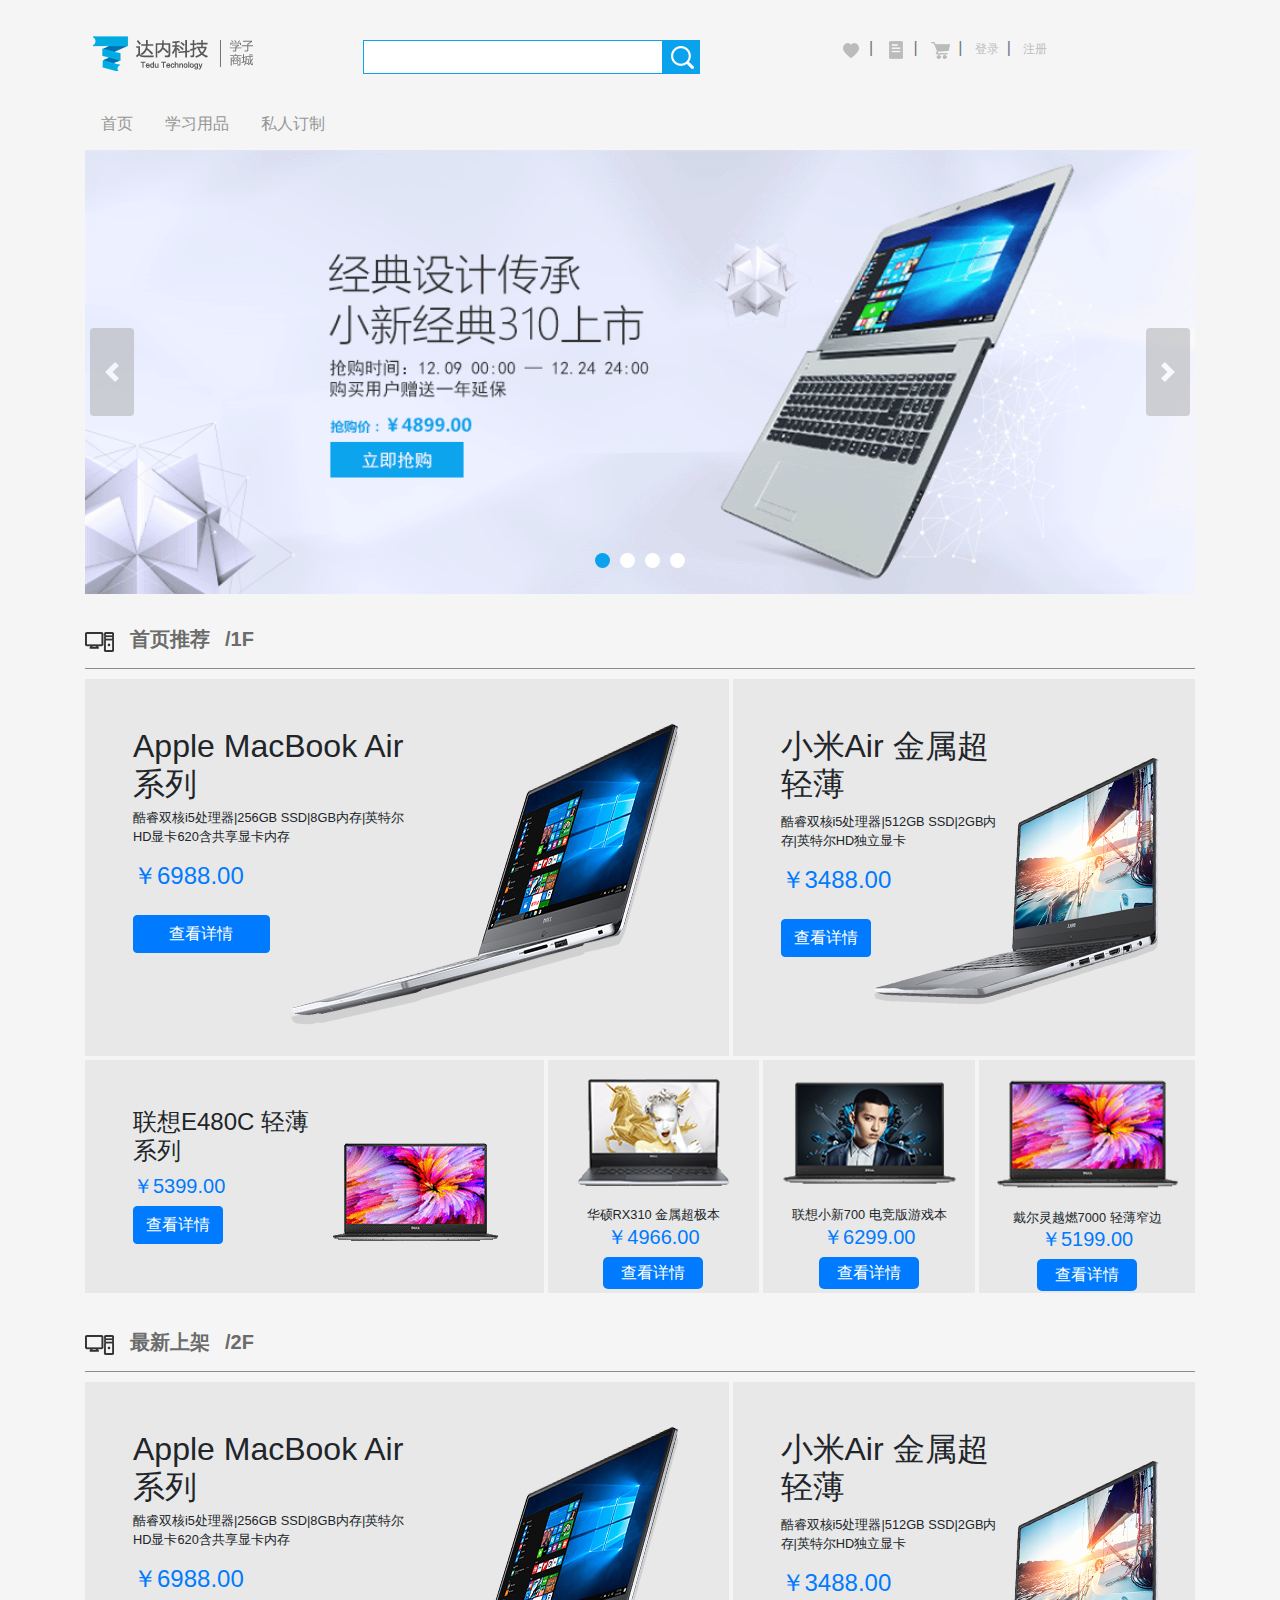
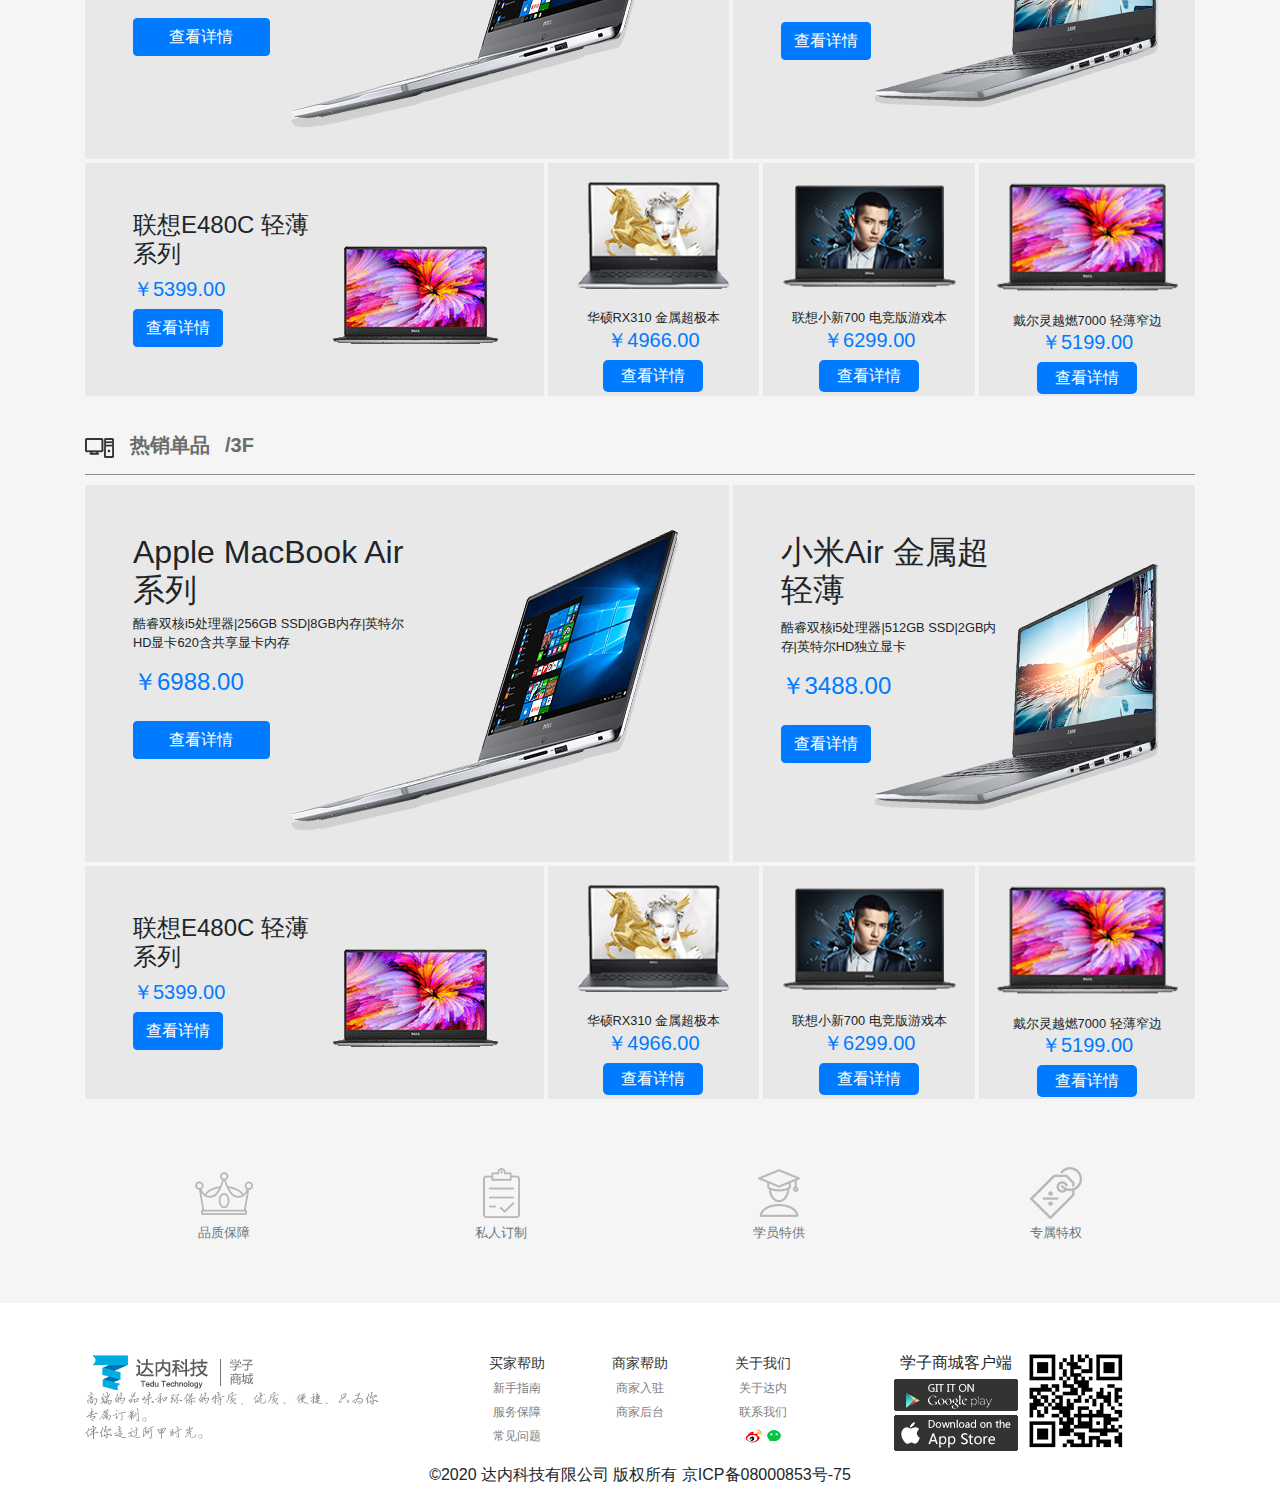
<file: index.html>
<html lang="en">
	<head>
		<meta charset="UTF-8">
		<title>Document</title>
		<meta name="viewport" content="width=device-width,initial-scale=1">
		<link rel="stylesheet" href="css/bootstrap.css">
		<script src="js/jquery.min.js"></script>
		<script src="js/popper.min.js"></script>
		<script src="js/bootstrap.min.js"></script>
		<link rel="stylesheet" type="text/css" href="css/comm.css"/>
		<link rel="stylesheet" type="text/css" href="css/index.css"/>
	</head>
	<body>
		<header>
			<iframe src="header.html" scrolling="no" class="iframe_header"></iframe>
		</header>
		<div class="container">
			<div id="demo" class="carousel" data-ride="carousel">
				<!-- 轮播的图片 -->
				<div class="carousel-inner">
					<div class="carousel-item active">
						<img class="w-100" src="img/index/banner1.png" >
					</div>
					<div class="carousel-item">
						<img class="w-100" src="img/index/banner2.png" >
					</div>
					<div class="carousel-item">
						<img class="w-100" src="img/index/banner3.png" >
					</div>
					<div class="carousel-item">
						<img class="w-100" src="img/index/banner4.png" >
					</div>
				</div>
				<!-- 轮播指示器 -->
				<ul class="carousel-indicators">
					<li data-target="#demo" data-slide-to="0" class="active"></li>
					<li data-target="#demo" data-slide-to="1"></li>
					<li data-target="#demo" data-slide-to="2"></li>
					<li data-target="#demo" data-slide-to="3"></li>
				</ul>
				<!-- 左右箭头 -->
				<a data-slide="next" href="#demo" class="carousel-control-next">
					<span class="carousel-control-next-icon"></span>
				</a>
				<a data-slide="prev" href="#demo" class="carousel-control-prev">
					<span class="carousel-control-prev-icon"></span>
				</a>
			</div>
			<!-- index 1F -->
			<div class="d-flex loucent_text">
				<div class="mt-2 mr-3 mb-3"><img src="img/index/computer_icon.png" ></div>	
				<p>首页推荐</p>
				<p>/1F</p>
			</div>
			<!-- 商品 shangpin-->
			<div class="row no-gutters">
				<div class="col-lg-7 col-sm-12">
					<div class="shangpin_top mr-lg-1 mb-1">
						<div class="shangpin_1 w-50 pt-5 pl-5">
							<!-- 单个商品左侧文字信息 -->
							<p class="h2 mb-1">Apple MacBook Air系列</p>
							<p class="font_small mb-3">酷睿双核i5处理器|256GB SSD|8GB内存|英特尔HD显卡620含共享显卡内存</p>
							<p class="h4 font-weight-normal text-primary mb-4">￥6988.00</p>
							<a class="btn btn-primary w-50" href="#">查看详情</a>
						</div>
						<!-- 单个商品右侧图片 -->
						<div class="shangpin_2">
							<img src="img/index/study_computer_img1.png" >
						</div>
					</div>
				</div>
				<div class="col-lg-5 col-sm-12">
					<div class="shangpin_top mb-1">
						<!-- 单个商品左侧文字信息 -->
						<div class="w-75 pt-5 pl-5">
							<p class="h2 w-75">小米Air 金属超轻薄</p>
							<p class="font_small w-75 mb-3">酷睿双核i5处理器|512GB SSD|2GB内存|英特尔HD独立显卡</p>
							<p class="h4 font-weight-normal text-primary mb-4">￥3488.00</p>
							<a href="" class="btn btn-primary">查看详情</a>
						</div>
						<!-- 单个商品右侧图片 -->
						<div class="shangpin2_2">
							<img src="img/index/study_computer_img2.png" alt="">
						</div>
					</div>
				</div>
				<div class="col-lg-5 col-sm-12">
					<div class="shangpin_bottom mr-lg-1 mb-1">
						
						<!-- 单个商品左侧文字信息 -->
						<div class="w-50 pt-5 pl-5">
							<p class="h4">联想E480C 轻薄系列</p>
							<p class="h5 font-weight-normal text-primary">￥5399.00</p>
							<a class="btn btn-primary" href="">查看详情</a>
						</div>
						<!-- 单个商品右侧图片 -->
						<div class="shangpin3_2">
							<img src="img/index/study_computer_img3.png" alt="">
						</div>
						
					</div>
				</div>
				<div class="col-lg-7 col-sm-12">
					<div class="row no-gutters">
						<div class="col-4">
							<div class="shangpin_bottom mr-1">
								<!-- 单个商品下侧图片 -->
								<div class="text-center shangpin4_img">
									<img src="img/index/study_computer_img4.png">
								</div>
								<!-- 单个商品上侧文字信息 -->
								<div class="text-center">
									<p class="font_small">华硕RX310 金属超极本</p>
									<p class="h5 text-primary">￥4966.00</p>
									<a class="shangpin4_btn" href="">查看详情</a>
								</div>
								
							</div>
						</div>
						<div class="col-4">
							<div class="shangpin_bottom mr-1">
								
								<!-- 单个商品下侧图片 -->
								<div class="text-center shangpin4_img">
									<img src="img/index/study_computer_img5.png">
								</div>
								<!-- 单个商品上侧文字信息 -->
								<div class="text-center">
									<p class="font_small">联想小新700 电竞版游戏本</p>
									<p class="h5 text-primary">￥6299.00</p>
									<a class="shangpin4_btn" href="">查看详情</a>
								</div>
								
							</div>
						</div>
						<div class="col-4">
							<div class="shangpin_bottom">
								
								<!-- 单个商品下侧图片 -->
								<div class="text-center shangpin4_img">
									<img src="img/index/study_computer_img3.png">
								</div>
								<!-- 单个商品上侧文字信息 -->
								<div class="text-center">
									<p class="font_small">戴尔灵越燃7000 轻薄窄边</p>
									<p class="h5 text-primary">￥5199.00</p>
									<a class="shangpin4_btn" href="">查看详情</a>
								</div>
								
							</div>
						</div>
					</div>
				</div>
			</div>
			<!--  -->
			<!-- index 2F -->
			<div class="d-flex loucent_text">
				<div class="mt-2 mr-3 mb-3"><img src="img/index/computer_icon.png" ></div>	
				<p>最新上架</p>
				<p>/2F</p>
			</div>
			<!-- 商品 shangpin-->
			<div class="row no-gutters">
				<div class="col-lg-7 col-sm-12">
					<div class="shangpin_top mr-lg-1 mb-1">
						<div class="shangpin_1 w-50 pt-5 pl-5">
							<!-- 单个商品左侧文字信息 -->
							<p class="h2 mb-1">Apple MacBook Air系列</p>
							<p class="font_small mb-3">酷睿双核i5处理器|256GB SSD|8GB内存|英特尔HD显卡620含共享显卡内存</p>
							<p class="h4 font-weight-normal text-primary mb-4">￥6988.00</p>
							<a class="btn btn-primary w-50" href="#">查看详情</a>
						</div>
						<!-- 单个商品右侧图片 -->
						<div class="shangpin_2">
							<img src="img/index/study_computer_img1.png" >
						</div>
					</div>
				</div>
				<div class="col-lg-5 col-sm-12">
					<div class="shangpin_top mb-1">
						<!-- 单个商品左侧文字信息 -->
						<div class="w-75 pt-5 pl-5">
							<p class="h2 w-75">小米Air 金属超轻薄</p>
							<p class="font_small w-75 mb-3">酷睿双核i5处理器|512GB SSD|2GB内存|英特尔HD独立显卡</p>
							<p class="h4 font-weight-normal text-primary mb-4">￥3488.00</p>
							<a href="" class="btn btn-primary">查看详情</a>
						</div>
						<!-- 单个商品右侧图片 -->
						<div class="shangpin2_2">
							<img src="img/index/study_computer_img2.png" alt="">
						</div>
					</div>
				</div>
				<div class="col-lg-5 col-sm-12">
					<div class="shangpin_bottom mr-lg-1 mb-1">
						
						<!-- 单个商品左侧文字信息 -->
						<div class="w-50 pt-5 pl-5">
							<p class="h4">联想E480C 轻薄系列</p>
							<p class="h5 font-weight-normal text-primary">￥5399.00</p>
							<a class="btn btn-primary" href="">查看详情</a>
						</div>
						<!-- 单个商品右侧图片 -->
						<div class="shangpin3_2">
							<img src="img/index/study_computer_img3.png" alt="">
						</div>
						
					</div>
				</div>
				<div class="col-lg-7 col-sm-12">
					<div class="row no-gutters">
						<div class="col-4">
							<div class="shangpin_bottom mr-1">
								<!-- 单个商品下侧图片 -->
								<div class="text-center shangpin4_img">
									<img src="img/index/study_computer_img4.png">
								</div>
								<!-- 单个商品上侧文字信息 -->
								<div class="text-center">
									<p class="font_small">华硕RX310 金属超极本</p>
									<p class="h5 text-primary">￥4966.00</p>
									<a class="shangpin4_btn" href="">查看详情</a>
								</div>
								
							</div>
						</div>
						<div class="col-4">
							<div class="shangpin_bottom mr-1">
								
								<!-- 单个商品下侧图片 -->
								<div class="text-center shangpin4_img">
									<img src="img/index/study_computer_img5.png">
								</div>
								<!-- 单个商品上侧文字信息 -->
								<div class="text-center">
									<p class="font_small">联想小新700 电竞版游戏本</p>
									<p class="h5 text-primary">￥6299.00</p>
									<a class="shangpin4_btn" href="">查看详情</a>
								</div>
								
							</div>
						</div>
						<div class="col-4">
							<div class="shangpin_bottom">
								
								<!-- 单个商品下侧图片 -->
								<div class="text-center shangpin4_img">
									<img src="img/index/study_computer_img3.png">
								</div>
								<!-- 单个商品上侧文字信息 -->
								<div class="text-center">
									<p class="font_small">戴尔灵越燃7000 轻薄窄边</p>
									<p class="h5 text-primary">￥5199.00</p>
									<a class="shangpin4_btn" href="">查看详情</a>
								</div>
								
							</div>
						</div>
					</div>
				</div>
			</div>
			<!--  -->
			<!-- index 1F -->
			<div class="d-flex loucent_text">
				<div class="mt-2 mr-3 mb-3"><img src="img/index/computer_icon.png" ></div>	
				<p>热销单品</p>
				<p>/3F</p>
			</div>
			<!-- 商品 shangpin-->
			<div class="row no-gutters">
				<div class="col-lg-7 col-sm-12">
					<div class="shangpin_top mr-lg-1 mb-1">
						<div class="shangpin_1 w-50 pt-5 pl-5">
							<!-- 单个商品左侧文字信息 -->
							<p class="h2 mb-1">Apple MacBook Air系列</p>
							<p class="font_small mb-3">酷睿双核i5处理器|256GB SSD|8GB内存|英特尔HD显卡620含共享显卡内存</p>
							<p class="h4 font-weight-normal text-primary mb-4">￥6988.00</p>
							<a class="btn btn-primary w-50" href="#">查看详情</a>
						</div>
						<!-- 单个商品右侧图片 -->
						<div class="shangpin_2">
							<img src="img/index/study_computer_img1.png" >
						</div>
					</div>
				</div>
				<div class="col-lg-5 col-sm-12">
					<div class="shangpin_top mb-1">
						<!-- 单个商品左侧文字信息 -->
						<div class="w-75 pt-5 pl-5">
							<p class="h2 w-75">小米Air 金属超轻薄</p>
							<p class="font_small w-75 mb-3">酷睿双核i5处理器|512GB SSD|2GB内存|英特尔HD独立显卡</p>
							<p class="h4 font-weight-normal text-primary mb-4">￥3488.00</p>
							<a href="" class="btn btn-primary">查看详情</a>
						</div>
						<!-- 单个商品右侧图片 -->
						<div class="shangpin2_2">
							<img src="img/index/study_computer_img2.png" alt="">
						</div>
					</div>
				</div>
				<div class="col-lg-5 col-sm-12">
					<div class="shangpin_bottom mr-lg-1 mb-1">
						
						<!-- 单个商品左侧文字信息 -->
						<div class="w-50 pt-5 pl-5">
							<p class="h4">联想E480C 轻薄系列</p>
							<p class="h5 font-weight-normal text-primary">￥5399.00</p>
							<a class="btn btn-primary" href="">查看详情</a>
						</div>
						<!-- 单个商品右侧图片 -->
						<div class="shangpin3_2">
							<img src="img/index/study_computer_img3.png" alt="">
						</div>
						
					</div>
				</div>
				<div class="col-lg-7 col-sm-12">
					<div class="row no-gutters">
						<div class="col-4">
							<div class="shangpin_bottom mr-1">
								<!-- 单个商品下侧图片 -->
								<div class="text-center shangpin4_img">
									<img src="img/index/study_computer_img4.png">
								</div>
								<!-- 单个商品上侧文字信息 -->
								<div class="text-center">
									<p class="font_small">华硕RX310 金属超极本</p>
									<p class="h5 text-primary">￥4966.00</p>
									<a class="shangpin4_btn" href="">查看详情</a>
								</div>
								
							</div>
						</div>
						<div class="col-4">
							<div class="shangpin_bottom mr-1">
								
								<!-- 单个商品下侧图片 -->
								<div class="text-center shangpin4_img">
									<img src="img/index/study_computer_img5.png">
								</div>
								<!-- 单个商品上侧文字信息 -->
								<div class="text-center">
									<p class="font_small">联想小新700 电竞版游戏本</p>
									<p class="h5 text-primary">￥6299.00</p>
									<a class="shangpin4_btn" href="">查看详情</a>
								</div>
								
							</div>
						</div>
						<div class="col-4">
							<div class="shangpin_bottom">
								
								<!-- 单个商品下侧图片 -->
								<div class="text-center shangpin4_img">
									<img src="img/index/study_computer_img3.png">
								</div>
								<!-- 单个商品上侧文字信息 -->
								<div class="text-center">
									<p class="font_small">戴尔灵越燃7000 轻薄窄边</p>
									<p class="h5 text-primary">￥5199.00</p>
									<a class="shangpin4_btn" href="">查看详情</a>
								</div>
								
							</div>
						</div>
					</div>
				</div>
			</div>
			<!--  -->
		</div>
		<footer>
			<iframe src="footer.html" class="iframe_footer"></iframe>
		</footer>
	</body>
</html>
</file>
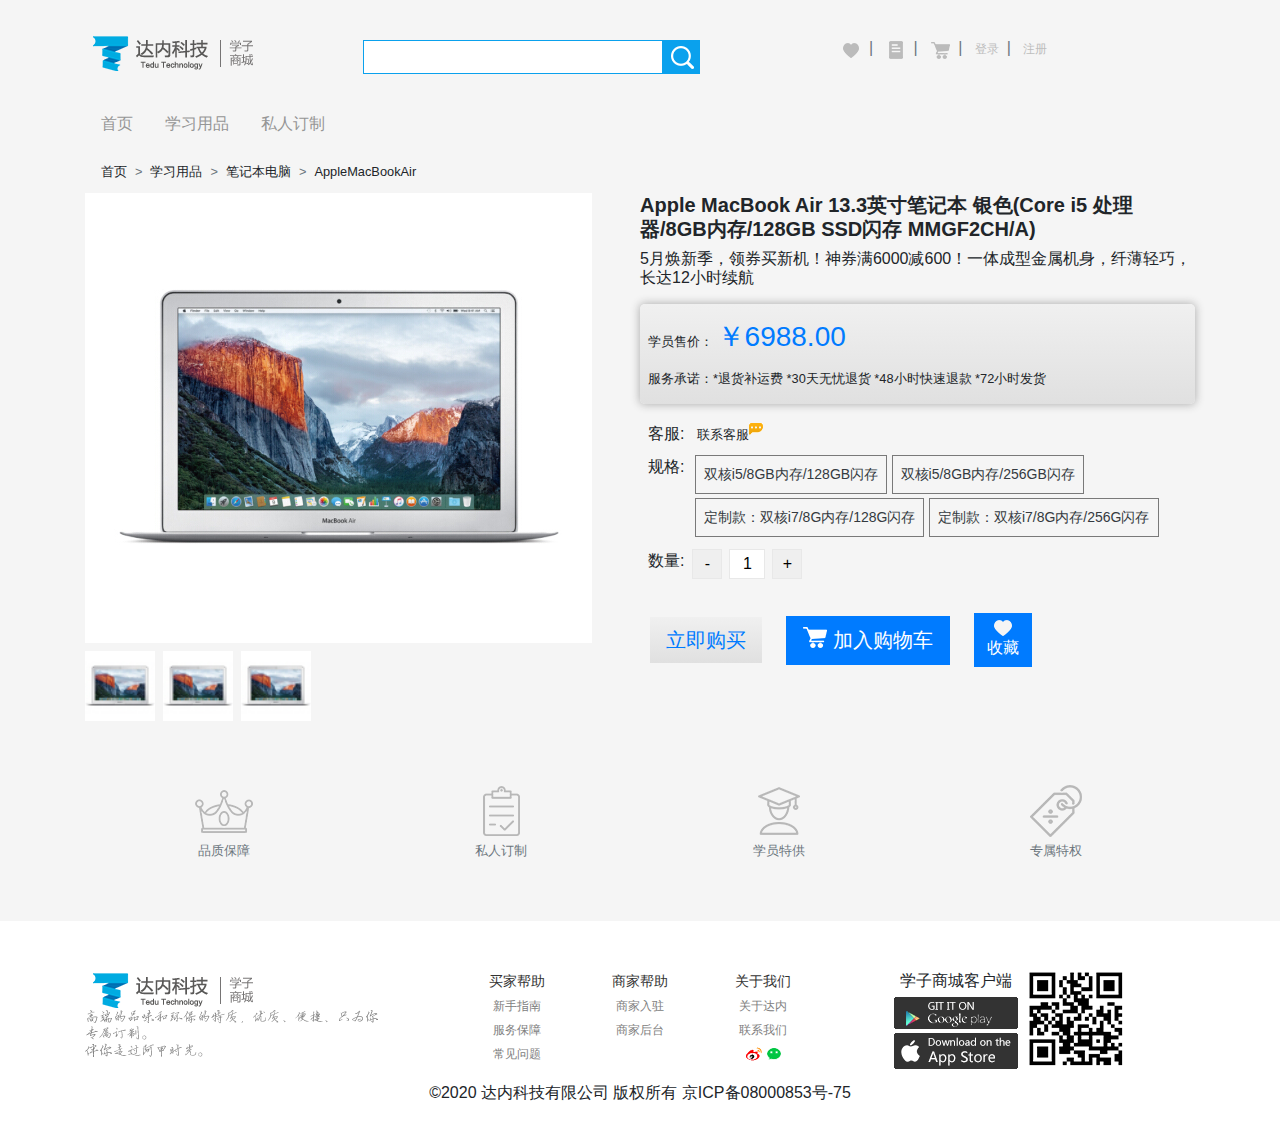
<file: details.html>
<html lang="en">
	<head>
		<meta charset="UTF-8">
		<title>Document</title>
		<meta name="viewport" content="width=device-width,initial-scale=1">
		<link rel="stylesheet" href="css/bootstrap.css">
		<script src="js/jquery.min.js"></script>
		<script src="js/popper.min.js"></script>
		<script src="js/bootstrap.min.js"></script>
		<link rel="stylesheet" type="text/css" href="css/comm.css"/>
		<link rel="stylesheet" type="text/css" href="css/details.css"/>
		
	</head>
	<body>
		<header>
			<iframe src="header.html" scrolling="no" class="iframe_header"></iframe>
		</header>
		<div class="container">
			<!-- 导航 面包屑导航 -->
			<div class="font_small">
				<ul class="breadcrumb bg-transparent m-0">
					<li class="breadcrumb-item">首页</li>
					<li class="breadcrumb-item">学习用品</li>
					<li class="breadcrumb-item">笔记本电脑</li>
					<li class="breadcrumb-item">AppleMacBookAir</li>
				</ul>
			</div>
			<!-- 商品详细信息 -->
			<div class="row no-gutters">
				<!-- 商品详细信息左侧图片 -->
				<div class="col-sm-12 col-lg-6 pr-5">
					<div class="bg-white shangpin_daimg_hidden text-center">
						<img class="shangpin_daimg" src="img/product/md/57b12a31N8f4f75a3.jpg" >
					</div>
					<div class="d-flex mt-2">
						<div class="mr-2"><img class="shangpin_img" src="img/product/sm/57b12a31N8f4f75a3.jpg" ></div>
						<div class="mr-2"><img class="shangpin_img" src="img/product/sm/57b12a31N8f4f75a3.jpg" ></div>
						<div class=""><img class="shangpin_img" src="img/product/sm/57b12a31N8f4f75a3.jpg" ></div>
					</div>
				</div>
				<!-- 商品详细信息右侧商品详细 -->
				<div class="col-sm-12 col-lg-6">
					<!-- 商品标题 -->
					<h5 class="font-weight-bold">Apple MacBook Air 13.3英寸笔记本 银色(Core i5 处理器/8GB内存/128GB SSD闪存 MMGF2CH/A)</h5>
					<h6>5月焕新季，领券买新机！神券满6000减600！一体成型金属机身，纤薄轻巧，长达12小时续航</h6>
					<!-- 商品售价 (bg-渐变) -->
					<div class="shangpin_shoujia px-2 py-3 font_small mt-3">
						<p>学员售价：
						<span class="text-primary h3">￥6988.00</span>
						</p>
						<p class="m-0">服务承诺：*退货补运费 *30天无忧退货 *48小时快速退款 *72小时发货</p>
					</div>
					<!-- 客服 -->
					<div class="mt-3 mb-1">
						<p class="pl-2 m-0">客服:
							<span class="font_small ml-2">联系客服<img src="img/myOrder/kefuf.gif" class="mb-3"></span>
						</p>
					</div>
					<!-- 商品规格 -->
					<div class="row p-0 ml-2 mb-2">
						<div class="col-1 p-0">规格:</div>
						<div class="col-11 p-0">
							<a class="btn btn-outline-dark mb-1" href="#">双核i5/8GB内存/128GB闪存</a>
							<a class="btn btn-outline-dark mb-1" href="#">双核i5/8GB内存/256GB闪存</a>
							<a class="btn btn-outline-dark mb-1" href="#">定制款：双核i7/8G内存/128G闪存</a>
							<a class="btn btn-outline-dark mb-1" href="#">定制款：双核i7/8G内存/256G闪存</a>
						</div>
					</div>
					<!-- 商品数量 -->
					<div class="d-flex ml-2">
						<p>数量:</p>
						<button class="ml-2 shuliang_btn">-</button>
						<input class="shuliang_input" type="text" value="1">
						<button class="shuliang_btn">+</button>
					</div>
					<!-- 按钮(购买、加入购物车、收藏) -->
					<div class="mt-4 btn_upd">
						<div class="btn btn-lg">
							<a class="text-primary" href="#">立即购买</a>
						</div>
						<div class="btn btn-primary btn-lg">
							<img class="mb-2" src="img/product_detail/product_detail_img7.png" >
							<a class="text-white" href="#">加入购物车</a>
						</div>
						<div class="btn btn-primary btn">
							<div><img src="img/product_detail/product_detail_img6.png" ></div>
							<a class="text-white" href="#">收藏</a>
						</div>
						
					</div>
					
				</div>
			</div>
			<!-- ... -->
		</div>
		<footer>
			<iframe src="footer.html" class="iframe_footer"></iframe>
		</footer>
	</body>
</html>
</file>
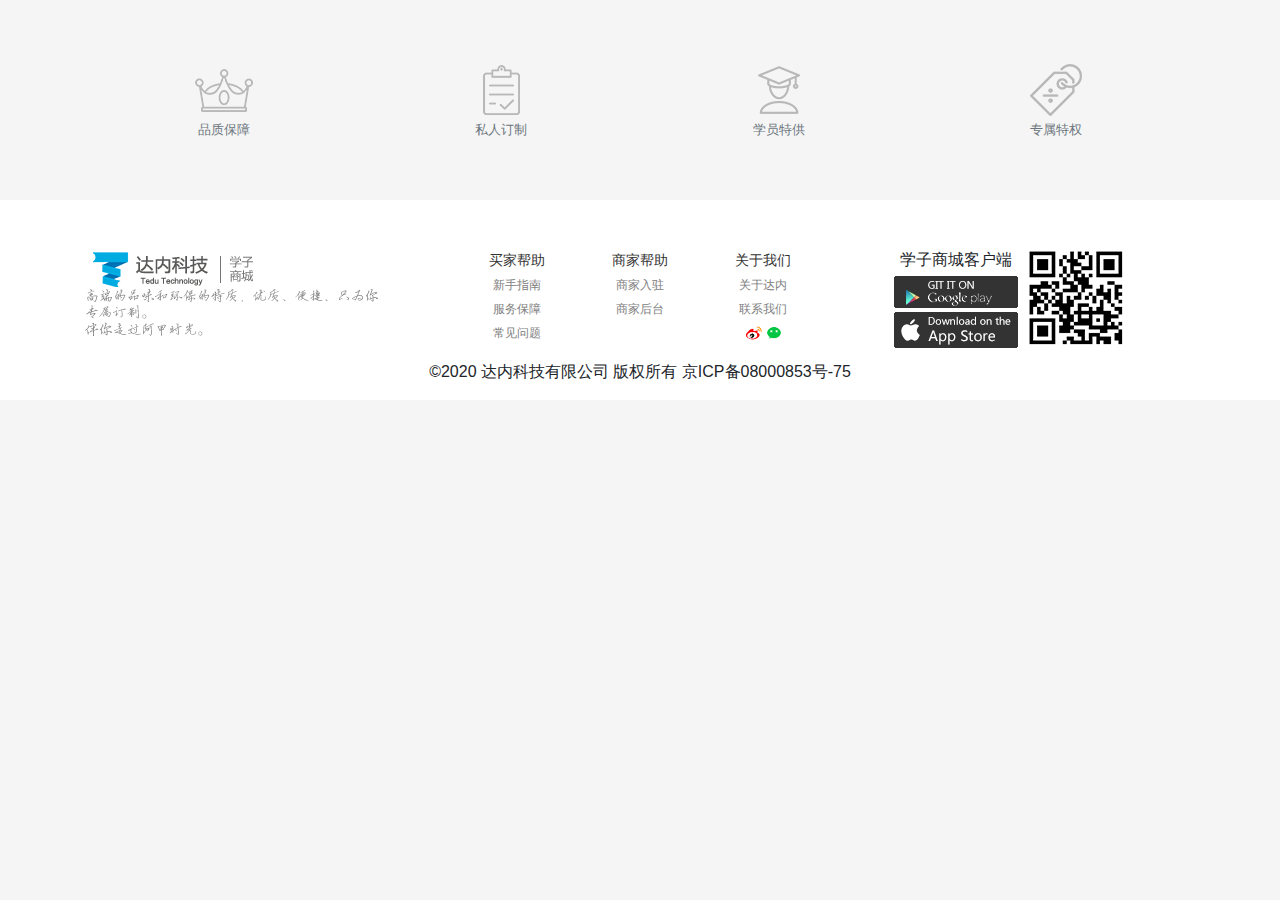
<file: footer.html>
<html lang="en">
	<head>
		<meta charset="UTF-8">
		<title>Document</title>
		<meta name="viewport" content="width=device-width,initial-scale=1">
		<link rel="stylesheet" href="css/bootstrap.css">
		<script src="js/jquery.min.js"></script>
		<script src="js/popper.min.js"></script>
		<script src="js/bootstrap.min.js"></script>
		<link rel="stylesheet" type="text/css" href="css/footer.css"/>
		<link rel="stylesheet" type="text/css" href="css/comm.css"/>
	</head>
	<body>
		<div class="container">
			<div class="d-flex justify-content-around font_small text-muted text-center align-items-center height">
				<div>
					<img src="img/footer/icon1.png" alt="">
					<p>品质保障</p>
				</div>
				<div>
					<img src="img/footer/icon2.png" alt="">
					<p>私人订制</p>
				</div>
				<div>
					<img src="img/footer/icon3.png" alt="">
					<p>学员特供</p>
				</div>
				<div>
					<img src="img/footer/icon4.png" alt="">
					<p>专属特权</p>
				</div>
			</div>
		</div>
		<div class="container-fluid bg-white">
			<div class="container">
				<!-- 页脚 -->
				<div class="row no-gutters pt-5">
					<!-- 页脚左侧logo -->
					<div class="col-lg-4">
						<div class="row no-gutters justify-content-sm-between justify-content-xl-start">
							<div><img src="img/footer/logo.png" ></div>
							<div><img src="img/footer/footerFont.png" ></div>
						</div>
					</div>
				<!-- 页脚中间指示 -->
					<div class="col-lg-4">
						<div class="row no-gutters text-center">
							<div class="col">
								<ul class="list-unstyled">
									<li>
										<a class="yejiao_top" href="">买家帮助</a>
									</li>
									<li>
										<a class="yejiao_botton" href="">新手指南</a>
									</li>
									<li>
										<a class="yejiao_botton" href="">服务保障</a>
									</li>
									<li>
										<a  class="yejiao_botton"href="">常见问题</a>
									</li>
								</ul>
							</div>
							<div class="col">
								<ul class="list-unstyled">
									<li>
										<a class="yejiao_top" href="">商家帮助</a>
									</li>
									<li>
										<a class="yejiao_botton" href="">商家入驻</a>
									</li>
									<li>
										<a class="yejiao_botton" href="">商家后台</a>
									</li>
								</ul>
							</div>
							<div class="col">
								<ul class="list-unstyled">
									<li>
										<a class="yejiao_top" href="">关于我们</a>
									</li>
									<li>
										<a class="yejiao_botton" href="">关于达内</a>
									</li>
									<li>
										<a class="yejiao_botton" href="">联系我们</a>
									</li>
									<li>
										<a href="">
											<img src="img/footer/sinablog.png" >
											<img src="img/footer/wechat.png" >
										</a>
									</li>
								</ul>
							</div>
						</div>
					</div>
					<!-- 页脚右侧 -->
					<div class="col-lg-4">
						<div class="row no-gutters justify-content-center">
							<div class="text-center mr-2">
								<p class="mb-1">学子商城客户端</p>
								<div class="mb-1"><img src="img/footer/android.png" ></div>
								<div><img src="img/footer/ios.png" ></div>
							</div>
							<div class="">
									<img src="img/footer/erweima.png" >
							</div>
						</div>
					</div>
				</div>
				<div class="text-center pb-3 mt-sm-3 mt-lg-0">
					<p>©2020 达内科技有限公司 版权所有 京ICP备08000853号-75</p>
				</div>
				<!-- ... -->
			</div>
		</div>
	</body>
</html>
</file>
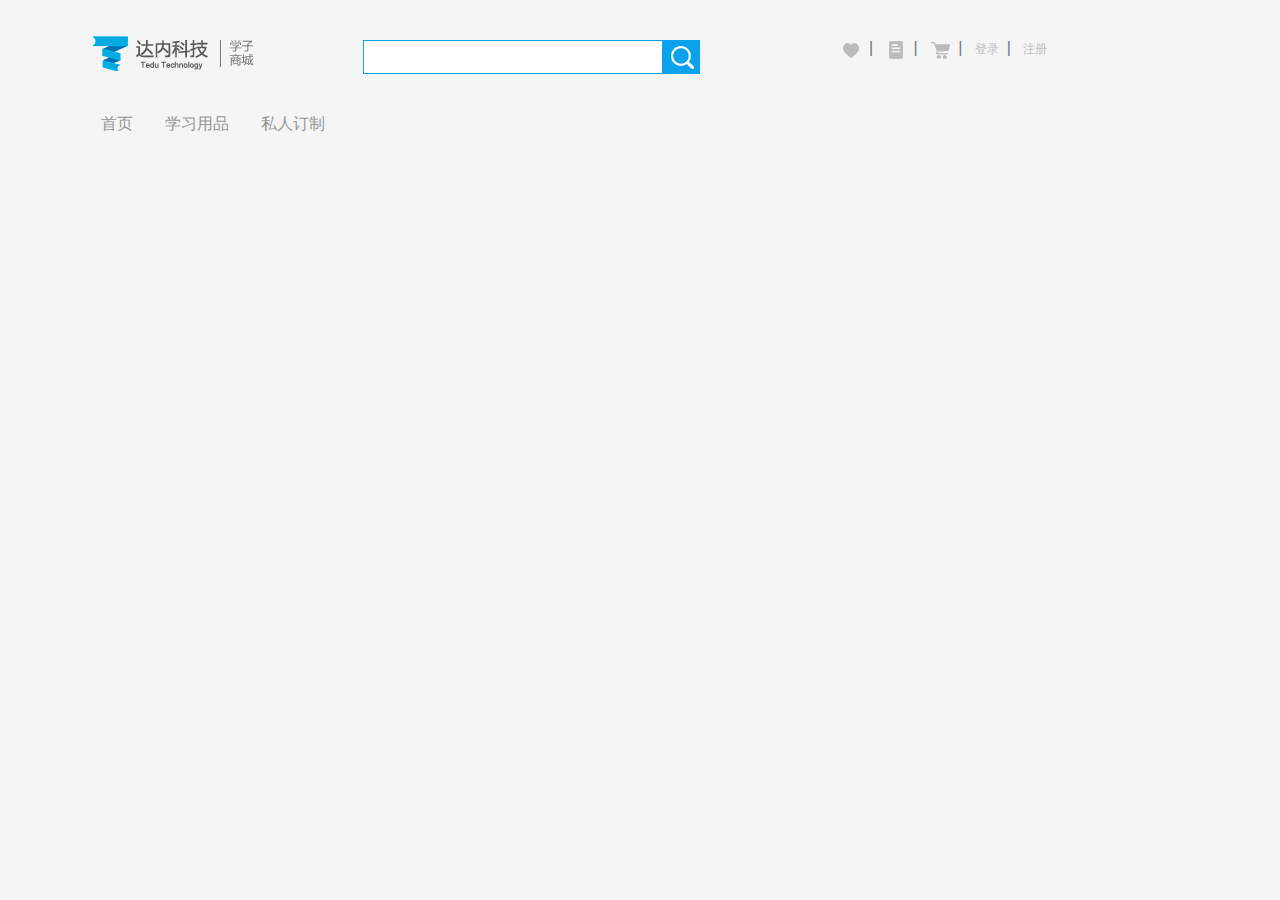
<file: header.html>
<html lang="en">
	<head>
		<meta charset="UTF-8">
		<title>Document</title>
		<meta name="viewport" content="width=device-width,initial-scale=1">
		<link rel="stylesheet" href="css/bootstrap.css">
		<script src="js/jquery.min.js"></script>
		<script src="js/popper.min.js"></script>
		<script src="js/bootstrap.min.js"></script>
		<link rel="stylesheet" type="text/css" href="css/header.css"/>
		<link rel="stylesheet" type="text/css" href="css/comm.css"/>
		
	</head>
	<body>
		<div class="container">
			<!-- 头部 整体 -->
			<div class="row no-gutters header_css mt-4">
				<!-- 头部左侧logo -->
				<div class="col-lg-3 col-sm-12 mt-2">
					<a href="index.html">
						<img src="img/footer/logo.png" >
					</a>
				</div>
				<!-- 头部中间 导航 -->
				<div class="col-lg-5 col-sm-12 mt-3">
					<div class="d-flex">
						<input type="text">
						<a href="">
							<img src="img/header/search.png" >
						</a>
					</div>
				</div>
				<!-- 头部右侧导航 (面包屑导航) -->
				<div class="col-lg-4 col-sm-12">
					<ul class="breadcrumb bg-transparent">
						<li class="breadcrumb-item">
							<a href="">
								<img src="img/header/care.png" >
							</a>
						</li>
						<li class="breadcrumb-item">
							<a href="">
								<img src="img/header/order.png" >
							</a>
						</li>
						<li class="breadcrumb-item">
							<a href="">
								<img src="img/header/shop_car.png" >
							</a>
						</li>
						<li class="breadcrumb-item">
							<a href="">
								登录
							</a>
						</li>
						<li class="breadcrumb-item">
							<a href="">
								注册
							</a>
						</li>
					</ul>
				</div>
		</div>
		<!-- 导航 -->
		<div class="mt-3">
				<ul class="nav">
					<li class="nav-item">
						<a href="" class="nav-link">首页</a>
					</li>
					<li class="nav-item">
						<a href="" class="nav-link">学习用品</a>
					</li>
					<li class="nav-item">
						<a href="" class="nav-link">私人订制</a>
					</li>
				</ul>
			</div>
			<!-- ... -->
		</div>
	</body>
</html>
</file>
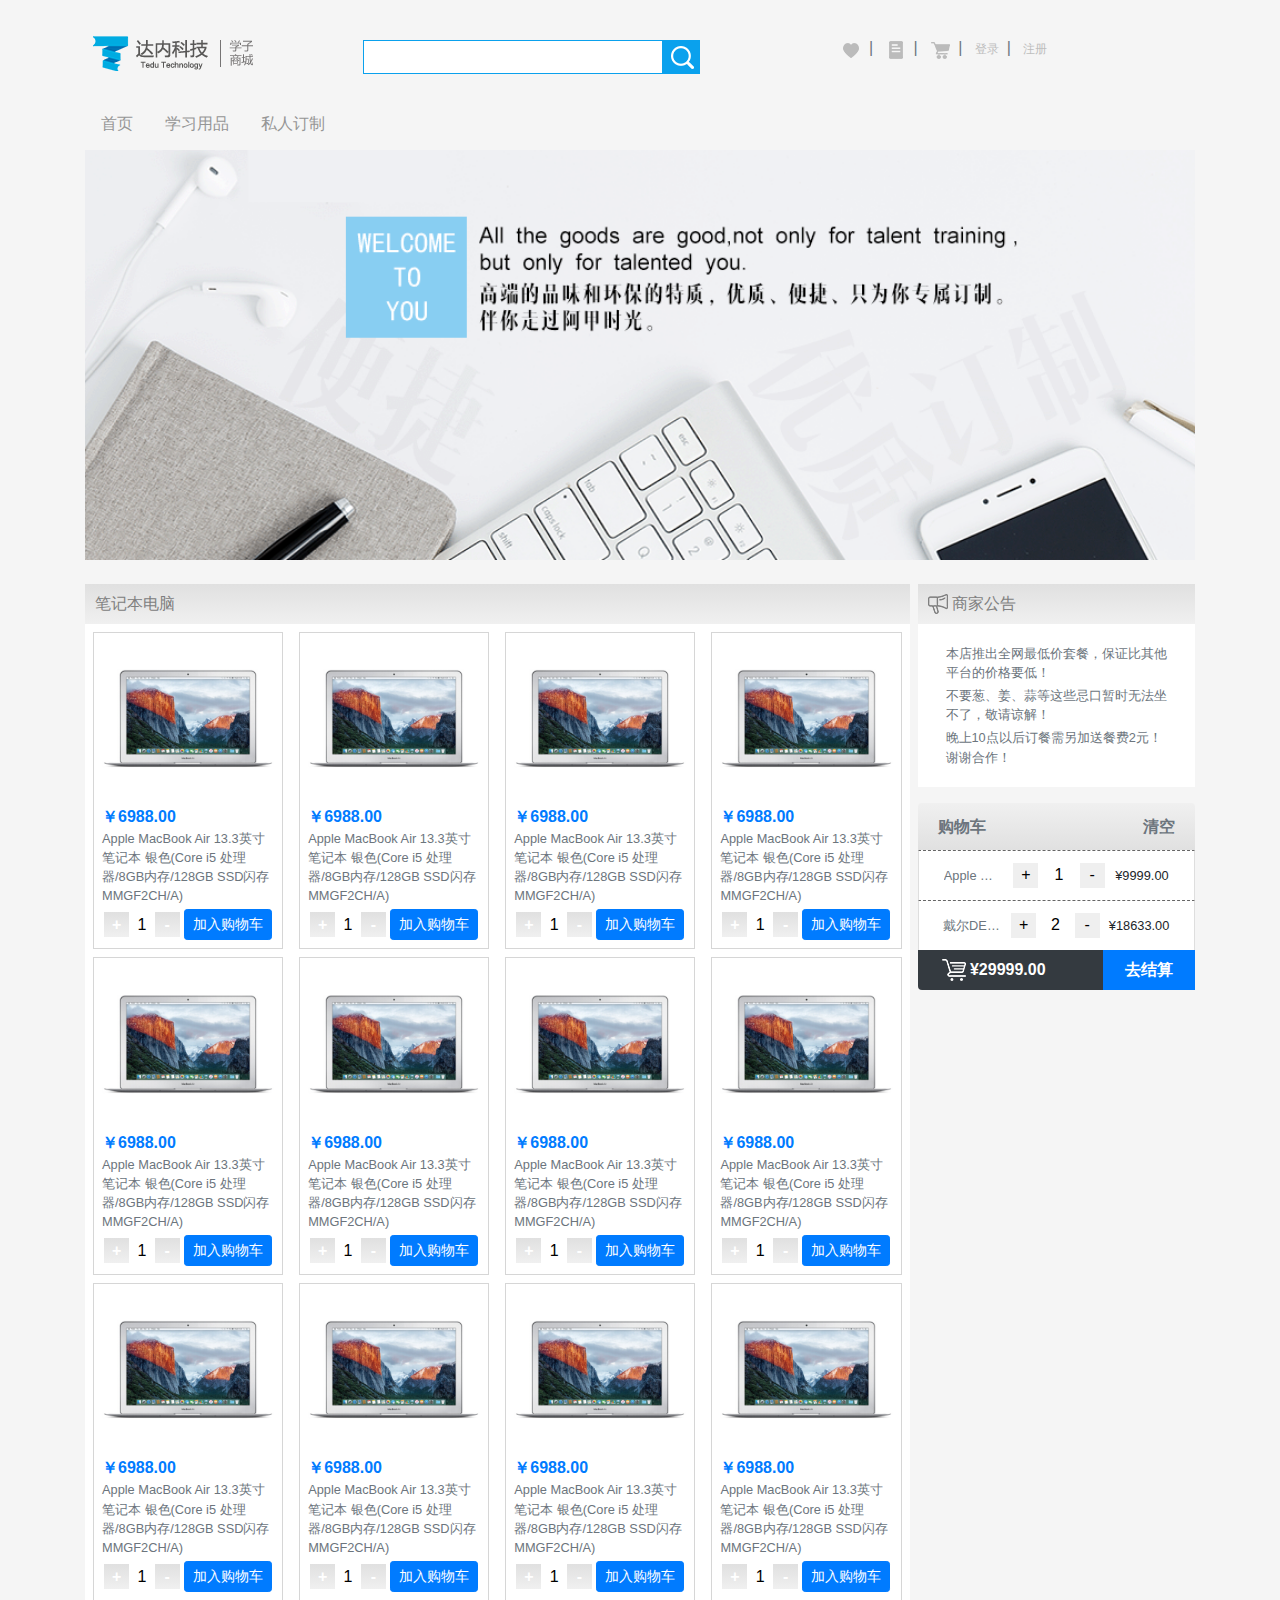
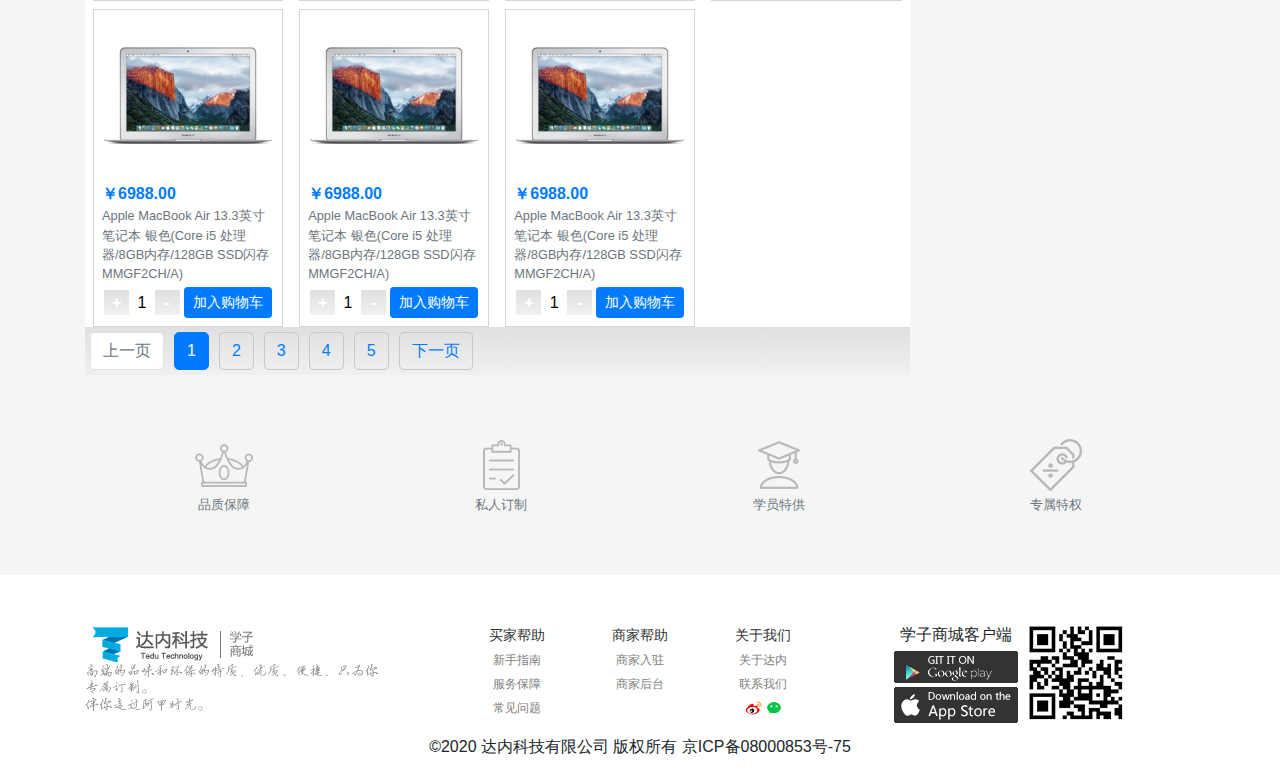
<file: list.html>
<html lang="en">
	<head>
		<meta charset="UTF-8">
		<title>Document</title>
		<meta name="viewport" content="width=device-width,initial-scale=1">
		<link rel="stylesheet" href="css/bootstrap.css">
		<script src="js/jquery.min.js"></script>
		<script src="js/popper.min.js"></script>
		<script src="js/bootstrap.min.js"></script>
		<link rel="stylesheet" type="text/css" href="css/comm.css"/>
		<link rel="stylesheet" type="text/css" href="css/list.css"/>
	</head>
	<body>
		<header>
			<iframe src="header.html" scrolling="no" class="iframe_header"></iframe>
		</header>
		<div class="container">
			<!-- banber -->
			<div class="text-center">
				<img class="w-100" src="img/index/index_guild.png" >
			</div>
			<!-- 商品列表 -->
			<div class="row no-gutters mt-4">
				<!-- 商品列表左侧电脑列表 -->
				<div class="col-md-9 col-sm-12">
					<!-- 顶部渐变 -->
					<div class="jianbian_left mr-2">笔记本电脑</div>
					<div class="row no-gutters bg-white mr-2">
						<!-- 独立商品 -->
						<div class="col-xl-3 col-lg-4 col-md-6 col-sm-12 mt-2 px-2">
							<div class="px-2 shangpin_yinying">
								<div><img class="w-100" src="img/product/md/57b12a31N8f4f75a3.jpg" ></div>
								<p class="font-weight-bold text-primary m-0">￥6988.00</p>
								<p class="font_small text-muted m-0">Apple MacBook Air 13.3英寸笔记本 银色(Core i5 处理器/8GB内存/128GB SSD闪存 MMGF2CH/A)</p>
								<div class="d-flex justify-content-around align-items-center pt-1 pb-2">
									<button class="shagnpin_btn">+</button>
									<input type="text" class="shangpin_input" value="1">
									<button class="shagnpin_btn">-</button>
									<a class="btn btn-primary btn-sm" href="">加入购物车</a>
								</div>
							</div>
						</div>
						<!-- ... -->
						<!-- 独立商品 -->
						<div class="col-xl-3 col-lg-4 col-md-6 col-sm-12 mt-2 px-2">
							<div class="px-2 shangpin_yinying">
								<div><img class="w-100" src="img/product/md/57b12a31N8f4f75a3.jpg" ></div>
								<p class="font-weight-bold text-primary m-0">￥6988.00</p>
								<p class="font_small text-muted m-0">Apple MacBook Air 13.3英寸笔记本 银色(Core i5 处理器/8GB内存/128GB SSD闪存 MMGF2CH/A)</p>
								<div class="d-flex justify-content-around align-items-center pt-1 pb-2">
									<button class="shagnpin_btn">+</button>
									<input type="text" class="shangpin_input" value="1">
									<button class="shagnpin_btn">-</button>
									<a class="btn btn-primary btn-sm" href="">加入购物车</a>
								</div>
							</div>
						</div>
						<!-- ... -->
						<!-- 独立商品 -->
						<div class="col-xl-3 col-lg-4 col-md-6 col-sm-12 mt-2 px-2">
							<div class="px-2 shangpin_yinying">
								<div><img class="w-100" src="img/product/md/57b12a31N8f4f75a3.jpg" ></div>
								<p class="font-weight-bold text-primary m-0">￥6988.00</p>
								<p class="font_small text-muted m-0">Apple MacBook Air 13.3英寸笔记本 银色(Core i5 处理器/8GB内存/128GB SSD闪存 MMGF2CH/A)</p>
								<div class="d-flex justify-content-around align-items-center pt-1 pb-2">
									<button class="shagnpin_btn">+</button>
									<input type="text" class="shangpin_input" value="1">
									<button class="shagnpin_btn">-</button>
									<a class="btn btn-primary btn-sm" href="">加入购物车</a>
								</div>
							</div>
						</div>
						<!-- ... -->
						<!-- 独立商品 -->
						<div class="col-xl-3 col-lg-4 col-md-6 col-sm-12 mt-2 px-2">
							<div class="px-2 shangpin_yinying">
								<div><img class="w-100" src="img/product/md/57b12a31N8f4f75a3.jpg" ></div>
								<p class="font-weight-bold text-primary m-0">￥6988.00</p>
								<p class="font_small text-muted m-0">Apple MacBook Air 13.3英寸笔记本 银色(Core i5 处理器/8GB内存/128GB SSD闪存 MMGF2CH/A)</p>
								<div class="d-flex justify-content-around align-items-center pt-1 pb-2">
									<button class="shagnpin_btn">+</button>
									<input type="text" class="shangpin_input" value="1">
									<button class="shagnpin_btn">-</button>
									<a class="btn btn-primary btn-sm" href="">加入购物车</a>
								</div>
							</div>
						</div>
						<!-- ... -->
						<!-- 独立商品 -->
						<div class="col-xl-3 col-lg-4 col-md-6 col-sm-12 mt-2 px-2">
							<div class="px-2 shangpin_yinying">
								<div><img class="w-100" src="img/product/md/57b12a31N8f4f75a3.jpg" ></div>
								<p class="font-weight-bold text-primary m-0">￥6988.00</p>
								<p class="font_small text-muted m-0">Apple MacBook Air 13.3英寸笔记本 银色(Core i5 处理器/8GB内存/128GB SSD闪存 MMGF2CH/A)</p>
								<div class="d-flex justify-content-around align-items-center pt-1 pb-2">
									<button class="shagnpin_btn">+</button>
									<input type="text" class="shangpin_input" value="1">
									<button class="shagnpin_btn">-</button>
									<a class="btn btn-primary btn-sm" href="">加入购物车</a>
								</div>
							</div>
						</div>
						<!-- ... -->
						<!-- 独立商品 -->
						<div class="col-xl-3 col-lg-4 col-md-6 col-sm-12 mt-2 px-2">
							<div class="px-2 shangpin_yinying">
								<div><img class="w-100" src="img/product/md/57b12a31N8f4f75a3.jpg" ></div>
								<p class="font-weight-bold text-primary m-0">￥6988.00</p>
								<p class="font_small text-muted m-0">Apple MacBook Air 13.3英寸笔记本 银色(Core i5 处理器/8GB内存/128GB SSD闪存 MMGF2CH/A)</p>
								<div class="d-flex justify-content-around align-items-center pt-1 pb-2">
									<button class="shagnpin_btn">+</button>
									<input type="text" class="shangpin_input" value="1">
									<button class="shagnpin_btn">-</button>
									<a class="btn btn-primary btn-sm" href="">加入购物车</a>
								</div>
							</div>
						</div>
						<!-- ... -->
						<!-- 独立商品 -->
						<div class="col-xl-3 col-lg-4 col-md-6 col-sm-12 mt-2 px-2">
							<div class="px-2 shangpin_yinying">
								<div><img class="w-100" src="img/product/md/57b12a31N8f4f75a3.jpg" ></div>
								<p class="font-weight-bold text-primary m-0">￥6988.00</p>
								<p class="font_small text-muted m-0">Apple MacBook Air 13.3英寸笔记本 银色(Core i5 处理器/8GB内存/128GB SSD闪存 MMGF2CH/A)</p>
								<div class="d-flex justify-content-around align-items-center pt-1 pb-2">
									<button class="shagnpin_btn">+</button>
									<input type="text" class="shangpin_input" value="1">
									<button class="shagnpin_btn">-</button>
									<a class="btn btn-primary btn-sm" href="">加入购物车</a>
								</div>
							</div>
						</div>
						<!-- ... -->
						<!-- 独立商品 -->
						<div class="col-xl-3 col-lg-4 col-md-6 col-sm-12 mt-2 px-2">
							<div class="px-2 shangpin_yinying">
								<div><img class="w-100" src="img/product/md/57b12a31N8f4f75a3.jpg" ></div>
								<p class="font-weight-bold text-primary m-0">￥6988.00</p>
								<p class="font_small text-muted m-0">Apple MacBook Air 13.3英寸笔记本 银色(Core i5 处理器/8GB内存/128GB SSD闪存 MMGF2CH/A)</p>
								<div class="d-flex justify-content-around align-items-center pt-1 pb-2">
									<button class="shagnpin_btn">+</button>
									<input type="text" class="shangpin_input" value="1">
									<button class="shagnpin_btn">-</button>
									<a class="btn btn-primary btn-sm" href="">加入购物车</a>
								</div>
							</div>
						</div>
						<!-- ... -->
						<!-- 独立商品 -->
						<div class="col-xl-3 col-lg-4 col-md-6 col-sm-12 mt-2 px-2">
							<div class="px-2 shangpin_yinying">
								<div><img class="w-100" src="img/product/md/57b12a31N8f4f75a3.jpg" ></div>
								<p class="font-weight-bold text-primary m-0">￥6988.00</p>
								<p class="font_small text-muted m-0">Apple MacBook Air 13.3英寸笔记本 银色(Core i5 处理器/8GB内存/128GB SSD闪存 MMGF2CH/A)</p>
								<div class="d-flex justify-content-around align-items-center pt-1 pb-2">
									<button class="shagnpin_btn">+</button>
									<input type="text" class="shangpin_input" value="1">
									<button class="shagnpin_btn">-</button>
									<a class="btn btn-primary btn-sm" href="">加入购物车</a>
								</div>
							</div>
						</div>
						<!-- ... -->
						<!-- 独立商品 -->
						<div class="col-xl-3 col-lg-4 col-md-6 col-sm-12 mt-2 px-2">
							<div class="px-2 shangpin_yinying">
								<div><img class="w-100" src="img/product/md/57b12a31N8f4f75a3.jpg" ></div>
								<p class="font-weight-bold text-primary m-0">￥6988.00</p>
								<p class="font_small text-muted m-0">Apple MacBook Air 13.3英寸笔记本 银色(Core i5 处理器/8GB内存/128GB SSD闪存 MMGF2CH/A)</p>
								<div class="d-flex justify-content-around align-items-center pt-1 pb-2">
									<button class="shagnpin_btn">+</button>
									<input type="text" class="shangpin_input" value="1">
									<button class="shagnpin_btn">-</button>
									<a class="btn btn-primary btn-sm" href="">加入购物车</a>
								</div>
							</div>
						</div>
						<!-- ... -->
						<!-- 独立商品 -->
						<div class="col-xl-3 col-lg-4 col-md-6 col-sm-12 mt-2 px-2">
							<div class="px-2 shangpin_yinying">
								<div><img class="w-100" src="img/product/md/57b12a31N8f4f75a3.jpg" ></div>
								<p class="font-weight-bold text-primary m-0">￥6988.00</p>
								<p class="font_small text-muted m-0">Apple MacBook Air 13.3英寸笔记本 银色(Core i5 处理器/8GB内存/128GB SSD闪存 MMGF2CH/A)</p>
								<div class="d-flex justify-content-around align-items-center pt-1 pb-2">
									<button class="shagnpin_btn">+</button>
									<input type="text" class="shangpin_input" value="1">
									<button class="shagnpin_btn">-</button>
									<a class="btn btn-primary btn-sm" href="">加入购物车</a>
								</div>
							</div>
						</div>
						<!-- ... -->
						<!-- 独立商品 -->
						<div class="col-xl-3 col-lg-4 col-md-6 col-sm-12 mt-2 px-2">
							<div class="px-2 shangpin_yinying">
								<div><img class="w-100" src="img/product/md/57b12a31N8f4f75a3.jpg" ></div>
								<p class="font-weight-bold text-primary m-0">￥6988.00</p>
								<p class="font_small text-muted m-0">Apple MacBook Air 13.3英寸笔记本 银色(Core i5 处理器/8GB内存/128GB SSD闪存 MMGF2CH/A)</p>
								<div class="d-flex justify-content-around align-items-center pt-1 pb-2">
									<button class="shagnpin_btn">+</button>
									<input type="text" class="shangpin_input" value="1">
									<button class="shagnpin_btn">-</button>
									<a class="btn btn-primary btn-sm" href="">加入购物车</a>
								</div>
							</div>
						</div>
						<!-- ... -->
						<!-- 独立商品 -->
						<div class="col-xl-3 col-lg-4 col-md-6 col-sm-12 mt-2 px-2">
							<div class="px-2 shangpin_yinying">
								<div><img class="w-100" src="img/product/md/57b12a31N8f4f75a3.jpg" ></div>
								<p class="font-weight-bold text-primary m-0">￥6988.00</p>
								<p class="font_small text-muted m-0">Apple MacBook Air 13.3英寸笔记本 银色(Core i5 处理器/8GB内存/128GB SSD闪存 MMGF2CH/A)</p>
								<div class="d-flex justify-content-around align-items-center pt-1 pb-2">
									<button class="shagnpin_btn">+</button>
									<input type="text" class="shangpin_input" value="1">
									<button class="shagnpin_btn">-</button>
									<a class="btn btn-primary btn-sm" href="">加入购物车</a>
								</div>
							</div>
						</div>
						<!-- ... -->
						<!-- 独立商品 -->
						<div class="col-xl-3 col-lg-4 col-md-6 col-sm-12 mt-2 px-2">
							<div class="px-2 shangpin_yinying">
								<div><img class="w-100" src="img/product/md/57b12a31N8f4f75a3.jpg" ></div>
								<p class="font-weight-bold text-primary m-0">￥6988.00</p>
								<p class="font_small text-muted m-0">Apple MacBook Air 13.3英寸笔记本 银色(Core i5 处理器/8GB内存/128GB SSD闪存 MMGF2CH/A)</p>
								<div class="d-flex justify-content-around align-items-center pt-1 pb-2">
									<button class="shagnpin_btn">+</button>
									<input type="text" class="shangpin_input" value="1">
									<button class="shagnpin_btn">-</button>
									<a class="btn btn-primary btn-sm" href="">加入购物车</a>
								</div>
							</div>
						</div>
						<!-- ... -->
						<!-- 独立商品 -->
						<div class="col-xl-3 col-lg-4 col-md-6 col-sm-12 mt-2 px-2">
							<div class="px-2 shangpin_yinying">
								<div><img class="w-100" src="img/product/md/57b12a31N8f4f75a3.jpg" ></div>
								<p class="font-weight-bold text-primary m-0">￥6988.00</p>
								<p class="font_small text-muted m-0">Apple MacBook Air 13.3英寸笔记本 银色(Core i5 处理器/8GB内存/128GB SSD闪存 MMGF2CH/A)</p>
								<div class="d-flex justify-content-around align-items-center pt-1 pb-2">
									<button class="shagnpin_btn">+</button>
									<input type="text" class="shangpin_input" value="1">
									<button class="shagnpin_btn">-</button>
									<a class="btn btn-primary btn-sm" href="">加入购物车</a>
								</div>
							</div>
						</div>
						<!-- ... -->
						
						
					</div>
					<!-- 底部分页条 -->
					<div class="mr-2 feiye_jianbian">
						<ul class="pagination m-0">
							<li class="page-item disabled "><a class="page-link" href="">上一页</a></li>
							<li class="page-item active"><a class="page-link" href="#">1</a></li>
							<li class="page-item"><a class="page-link" href="#">2</a></li>
							<li class="page-item"><a class="page-link" href="#">3</a></li>
							<li class="page-item"><a class="page-link" href="#">4</a></li>
							<li class="page-item"><a class="page-link" href="#">5</a></li>
							<li class="page-item"><a class="page-link" href="#">下一页</a></li>
						</ul>
					</div>
				</div>
				
				
				<!-- 商品列表右侧公告列表/购物车 -->
				<div class="col-md-3 col-sm-12">
					<!-- 顶部渐变 -->
					<div class="jianbian_left">
						<img src="img/foodstore/foodstore_icon2.png" >
						商家公告
					</div>
					<!-- 商家公告 -->
					<div class="bg-white py-3 px-4 text-muted mb-3">
						<p class="font_small m-1">本店推出全网最低价套餐，保证比其他平台的价格要低！</p>
						<p class="font_small m-1">不要葱、姜、蒜等这些忌口暂时无法坐不了，敬请谅解！</p>
						<p class="font_small m-1">晚上10点以后订餐需另加送餐费2元！谢谢合作！</p>
					</div>
					<!-- 购物车 -->
					<ul class="list-group">
						<li class="list-group-item d-flex justify-content-between text-muted jianbian_gouwuche">
							<span>购物车</span>
							<a class="text-muted" href="">清空</a>
						</li>
						<li class="list-group-item d-flex justify-content-around align-items-center  border-top2">
							<p class="text-muted font_small text-truncate w-25">Apple MacBook Air 13.3英寸笔记本 银色(Core i5 处理器/8GB内存/128GB SSD闪存 MMGF2CH/A)</p>
							<button class="gouwuche_btn">+</button>
							<input class="gouwuche_input" type="text" value="1">
							<button class="gouwuche_btn">-</button>
							<p class="font_small">¥9999.00</p>
						</li>
						<li class="list-group-item d-flex justify-content-around align-items-center  border-top2">
							<p class="text-muted font_small text-truncate w-25">戴尔DELL灵越燃7000 R1725G 14.0英寸轻薄窄边框笔记本电脑(i7-7500U 8G 128GSSD+1T 940MX 2G独显 FHD)金</p>
							<button class="gouwuche_btn">+</button>
							<input class="gouwuche_input" type="text" value="2">
							<button class="gouwuche_btn">-</button>
							<p class="font_small">¥18633.00</p>
						</li>
						<li class="list-group-item bg-dark p-0 border-0 border-top2">
							<div class=" row no-gutters">
								<p class="text-white font-weight-bold col-8 p-2 pl-4">
									<img src="img/foodstore/foodstore_car_2.png" >
									¥29999.00
								</p>
								<a class="col-4 bg-primary text-white text-center font-weight-bold pt-2" href="">去结算</a>
							</div>
						</li>
					</ul>
					
				</div>
			</div>
			<!-- ... -->
		</div>
		<footer>
			<iframe src="footer.html" class="iframe_footer"></iframe>
		</footer>
	</body>
</html>
</file>
<file: css/comm.css>
*{
	margin: 0;
	padding: 0;
}
body{
	background-color: #f5f5f5;
}
.font_small{
	font-size: 0.8rem;
}

.iframe_header,.iframe_footer{
	width: 100%;
	border: 0;
}
@media (min-width:572px) {
	.iframe_header{
		height: 250px;
	}
	.iframe_footer{
		height: 570px;
	}
}

@media (min-width:992px) {
	.iframe_header{
		height: 150px;
	}
	.iframe_footer{
		height: 400px;
	}
}
</file>
<file: css/index.css>
.carousel-indicators li {
  width: 15px;
	height: 15px;
	border-radius: 50%;
	background-color: #fff;
	margin: 0 5px;
}
.carousel-indicators .active {
  background-color: #0AA1ED;
}
p{
	margin: 0;
	padding: 0;
}
.carousel-control-prev,
.carousel-control-next {
	width: 4%;
	height: 20%;
	top: 40%;
	border-radius: .25rem;
	background-color: #aaa;
}
.carousel-control-prev{
	left: 5px;
}
.carousel-control-next{
	right: 5px;
}
.loucent_text{
	border-bottom: 1px solid #8d8d8d;
	margin-top: 30px;
	margin-bottom: 10px;
}
.loucent_text>p{
	margin-right: 15px;
	font-size: 20px;
	font-weight: bold;
	color: #6b6b6b;
}
.shangpin_top{
	height: 377px;
	background-color: #e8e8e8;
}

.shangpin_bottom{
	height: 233px;
	background-color: #e8e8e8;
}


.shangpin_2{
	float: right;
	transition:transform 1s;
}
.shangpin_2:hover{
	transform: scale(1.1);
}
.shangpin2_2{
	float: right;
	transition:transform 1s;
}
.shangpin2_2:hover{
	transform: scale(1.1);
}
.shangpin3_2{
	float: right;
	transition:transform 1s;
}
.shangpin3_2:hover{
	transform: scale(1.1);
}

.shangpin4_img{
	transition:transform 1s;
}
.shangpin4_img:hover{
	transform: scale(1.1);
}

/* 小屏 */
@media (min-width:576px) {
	.shangpin_2{
		margin-top: -270px;
		margin-right: 30px;
	}
	.shangpin2_2{
		margin-top: -180px;
		margin-right: 55px;
	}
	.shangpin3_2{
		margin-top: -120px;
		margin-right: 30px;
	}
}

/* 中屏 */
@media (min-width:768px) {
	.shangpin_2{
		margin-top: -230px;
		margin-right: 50px;
	}
	.shangpin2_2{
		margin-top: -180px;
		margin-right: 85px;
	}
	.shangpin3_2{
		margin-top: -110px;
		margin-right: 125px;
	}
}
/* 大屏 */
@media (min-width:992px) {
	.shangpin_2{
		margin-top: -260px;
		margin-right: 30px;
	}
	.shangpin2_2{
		margin-top: -180px;
		margin-right: 35px;
	}
	.shangpin3_2{
		margin-top: -120px;
		margin-right: 30px;
	}
}
/* 超大屏 */
@media (min-width:1200px) {
	.shangpin_2{
		margin-top: -230px;
		margin-right: 50px;
	}
	.shangpin2_2{
		margin-top: -200px;
		margin-right: 35px;
	}
	.shangpin3_2{
		margin-top: -120px;
		margin-right: 30px;
	}
	
}

.shangpin4_btn{
	display: block;
	width: 100px;
	height: 32px;
	background-color: #007bff;
	color: #fff;
	line-height: 32px;
	margin: 0 auto;
	border-radius: 5px;
}
.shangpin4_btn:hover{
	color: #fff;
	text-decoration: none;
	background-color: #006ee3;
}

img{
	width: 100%;
}
</file>
<file: css/details.css>
.breadcrumb-item + .breadcrumb-item::before {
  content: ">";
}
.shangpin_img{
	width: 70px;
}
.shangpin_img:hover{
	transform: translate(2px,2px);
	border: 1px solid #bcbcbc;	
}
.shangpin_shoujia{
	    background: linear-gradient(to bottom, #f0f0f0 0%, #e0e0e0 100%);
			border-radius: 5px;
			box-shadow: 0px 0px 9px 1px #b5b5b5;
}
.shangpin_daimg{
	transition: 1s;
}
.shangpin_daimg:hover{
	transform: scale(1.1);
}
.shangpin_daimg_hidden{
	overflow: hidden;
}

.btn-outline-dark{
	border-radius: 0;
	font-size: 14px;
	border: 1px solid #797979;
	padding: 8px;
}

.btn-outline-dark:hover {
  color: #00aaff;
	background-color: transparent;
  border-color: #00aaff;
}
.btn-outline-dark:focus{
	color: #00aaff;
	background-color: transparent;
	border-color: #00aaff;
	outline: 0;
	box-shadow: 0px 0px 0px 0px;
}

.active2{
	color: #00aaff;
	background-color: transparent;
	border-color: #00aaff;
}
.shuliang_btn{
	width: 30px;
	height: 30px;
	border: 1px solid #e8e8e8;
}
.shuliang_btn:focus{
	outline: 0;
}
.shuliang_input{
	width: 36px;
	height: 30px;
	text-align: center;
	margin: 0 7px;
	border: 1px solid #e8e8e8;
	padding: 10px;
}
.shuliang_input:focus{
	outline: 0;
}
.btn_upd>div{
	border-radius: 0;
	margin: 0 10px;
}
.btn_upd>div:first-child{
	background: linear-gradient(to bottom,#f0f0f0, #e0e0e0);
	border: 0;
	line-height: 30px;
}
.btn_upd>div:first-child:hover{
	background: linear-gradient(to bottom,#e0e0e0, #b3b3b3);
}
.btn_upd>div:first-child>a{
	text-decoration: none;
}
.btn_upd>div:nth-child(2)>a{
	text-decoration: none;
}
.btn_upd>div:nth-child(3)>a{
	text-decoration: none;
}
</file>
<file: css/footer.css>
p{
	margin: 0;
	padding: 0;
}

.yejiao_top{
	color: #333;
	font-size: 14px;
}
.yejiao_top:hover{
	color: #333;
	text-decoration: none;
}
.yejiao_botton{
	color: #808080;
	font-size: 12px;
}
.yejiao_botton:hover{
	color: #333;
	text-decoration: none;
}
.height{
	height: 200px
}
</file>
<file: css/header.css>
.header_css>div:nth-child(2)>div>input{
	width: 300px;
	border: 1px solid #0AA1ED;
	outline: 0;
}
.breadcrumb-item + .breadcrumb-item::before {
  content: "|";
}
.header_css>div:nth-child(3)>ul>li>a{
	font-size: 12px;
	color: #bebebe;
}
.header_css>div:nth-child(3)>ul>li>a:hover{
	color: blue;
}
.container>div:nth-child(2)>ul>li>a{
	color: #969696;
}
.container>div:nth-child(2)>ul>li>a:hover{
	color: #6d6d6d;
}
</file>
<file: css/list.css>
.jianbian_left{
	height: 40px;
	background: linear-gradient(to top, #f0f0f0 0%,#e0e0e0 100%);
	line-height: 40px;
	padding-left: 10px;
	color:#808080;
}

.shangpin_input{
	width: 10%;
	border: 0;
	text-align: center;
	outline: 0;
}

.shagnpin_btn{
	width: 25px;
	height: 25px;
	background:linear-gradient(to top, #f0f0f0 0%,#e0e0e0 100%);
	border: 0;
	color: #fff;
	font-weight: 900;
}

.shagnpin_btn:hover{
	background:linear-gradient(to bottom, #f0f0f0 0%,#e0e0e0 100%);
}

.shagnpin_btn:focus{
	outline: 0;
}

.shangpin_yinying{
	border: 1px solid #d6d6d6;
}
.shangpin_yinying:hover{
	box-shadow: 0px 1px 8px 0px #000000;
}

.page-link {
 border-radius: 5px;
 margin: 0 5px;
 background-color: ;
}

.feiye_jianbian{
	display: flex;
	background: linear-gradient(to top, #f0f0f0 0%,#e0e0e0 100%);
	padding: 5px;
	color: #0d8add;
}
.feiye_jianbian>ul>li>a:hover{
	border: 1px solid #0d8add;
}
.feiye_jianbian>ul>li>a{
	background-color: transparent;
	border: 1px solid #c7c7c7;
}

.jianbian_gouwuche{
	background: linear-gradient(to bottom, #f0f0f0 0%,#e0e0e0 100%);
	font-weight: 900;
	border: 0;
	
}

.gouwuche_btn{
	width: 25px;
	height: 25px;
	border: 0;

}
.gouwuche_btn:focus{
	outline: 0;
}

.gouwuche_btn:hover{
	background: linear-gradient(to top, #f0f0f0 0%,#e0e0e0 100%);
}

.gouwuche_input{
	border: 0;
	outline: 0;
	text-align: center;
	width: 20px;
}
p{
	margin: 0;
	padding: 0;
}
.border-top2 {
  border-top: 1px dashed #666; !important;
}
</file>
